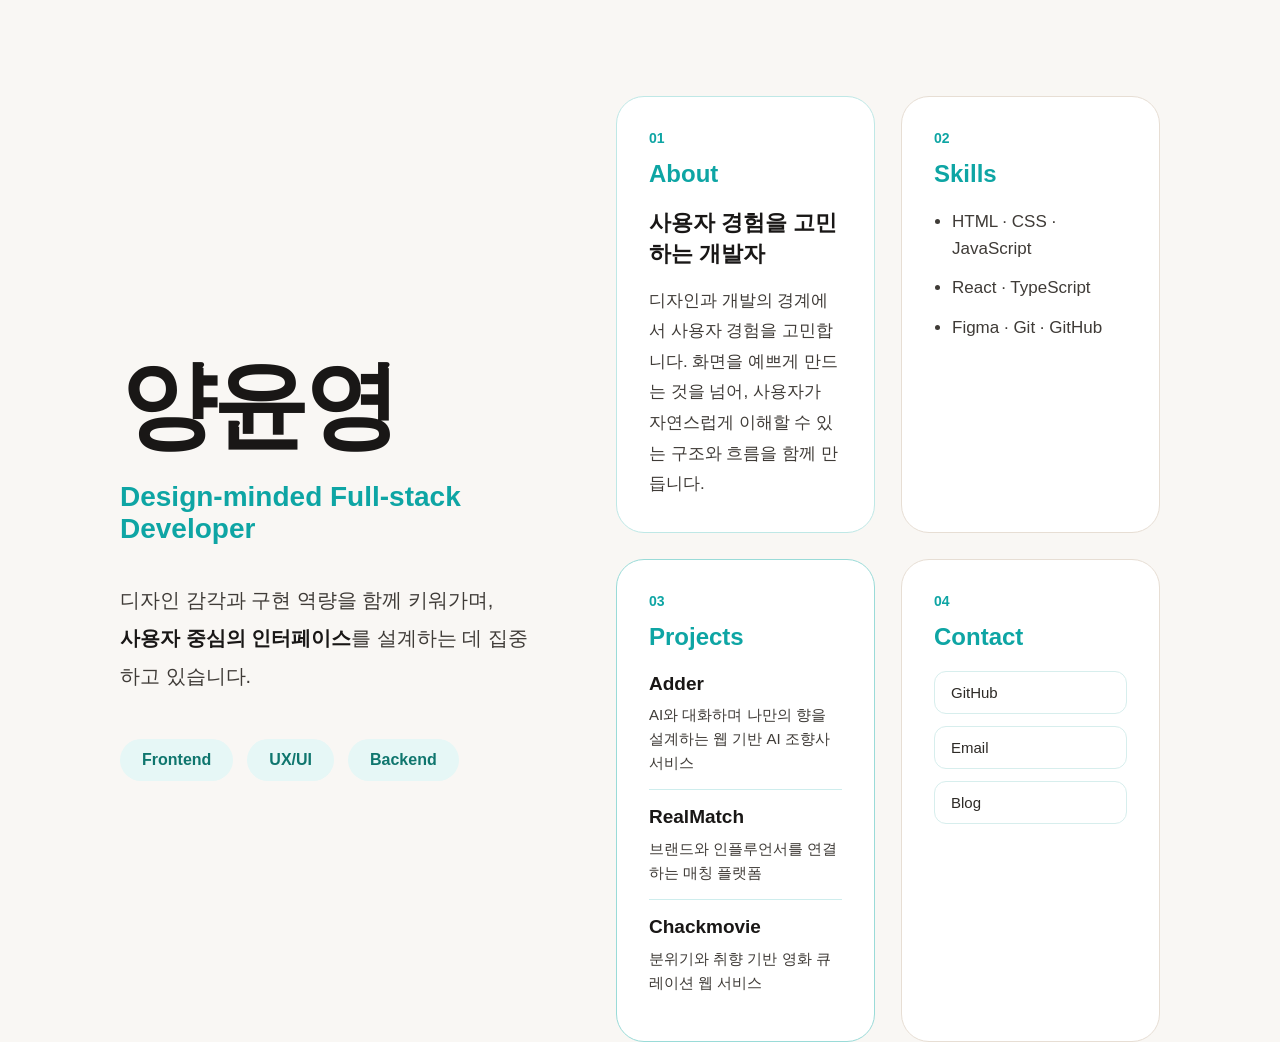
<file: index.html>
<!doctype html>
<html lang="ko">
  <head>
    <meta charset="UTF-8" />
    <meta name="viewport" content="width=device-width, initial-scale=1.0" />
    <title>양윤영 포트폴리오</title>
    <link rel="stylesheet" href="style.css" />
  </head>

  <body>
    <main>
      <section class="profile-page">
        <div class="profile-left">
          <h1>양윤영</h1>

          <p class="role">Design-minded Full-stack Developer</p>

          <p class="intro">
            디자인 감각과 구현 역량을 함께 키워가며,<br />
            <strong>사용자 중심의 인터페이스</strong>를 설계하는 데 집중하고
            있습니다.
          </p>

          <div class="keywords">
            <span>Frontend</span>
            <span>UX/UI</span>
            <span>Backend</span>
          </div>
        </div>

        <div class="profile-right">
          <article class="info-card about-card">
            <span class="number">01</span>
            <h2>About</h2>
            <h3>사용자 경험을 고민하는 개발자</h3>
            <p>
              디자인과 개발의 경계에서 사용자 경험을 고민합니다. 화면을 예쁘게
              만드는 것을 넘어, 사용자가 자연스럽게 이해할 수 있는 구조와 흐름을
              함께 만듭니다.
            </p>
          </article>

          <article class="info-card">
            <span class="number">02</span>
            <h2>Skills</h2>
            <ul>
              <li>HTML · CSS · JavaScript</li>
              <li>React · TypeScript</li>
              <li>Figma · Git · GitHub</li>
            </ul>
          </article>

          <article class="info-card project-card">
            <span class="number">03</span>
            <h2>Projects</h2>

            <div class="project-item">
              <h3>Adder</h3>
              <p>AI와 대화하며 나만의 향을 설계하는 웹 기반 AI 조향사 서비스</p>
            </div>

            <div class="project-item">
              <h3>RealMatch</h3>
              <p>브랜드와 인플루언서를 연결하는 매칭 플랫폼</p>
            </div>

            <div class="project-item">
              <h3>Chackmovie</h3>
              <p>분위기와 취향 기반 영화 큐레이션 웹 서비스</p>
            </div>
          </article>

          <article class="info-card">
            <span class="number">04</span>
            <h2>Contact</h2>

            <div class="contact-list">
              <a href="https://github.com/yoonyoungyang" target="_blank">
                GitHub
              </a>

              <a href="mailto:youngonly0118@gmail.com"> Email </a>

              <a href="https://zeee-devlog.tistory.com/" target="_blank">
                Blog
              </a>
            </div>
          </article>
        </div>
      </section>
    </main>
  </body>
</html>
</file>
<file: style.css>
/*  기본 세팅  */
body {
  margin: 0;
  font-family: "Pretendard", "Noto Sans KR", sans-serif;
  background: #f9f7f4;
  color: #2d2a26;
  overflow: hidden;
}

main {
  width: 100%;
  height: 100vh;
}

/*  전체 레이아웃  */
.profile-page {
  width: 100%;
  height: 100vh;
  padding: 96px 120px;
  box-sizing: border-box;

  display: grid;
  grid-template-columns: 0.9fr 1.2fr;
  gap: 88px;
}

/*  왼쪽 영역  */
.profile-left {
  display: flex;
  flex-direction: column;
  justify-content: center;
}

.eyebrow {
  margin: 0 0 24px;
  color: #0ea5a4;
  font-size: 20px;
  font-weight: 700;
}

h1 {
  margin: 0;
  font-size: 96px;
  line-height: 1;
  letter-spacing: -4px;
  color: #191716;
}

.role {
  margin: 28px 0 0;
  color: #0ea5a4;
  font-size: 28px;
  font-weight: 700;
}

.intro {
  margin: 36px 0 0;
  max-width: 560px;
  font-size: 20px;
  line-height: 1.9;
  color: #3f3b37;
}

.intro strong {
  color: #191716;
  font-weight: 700;
}

/*  키워드  */
.keywords {
  display: flex;
  gap: 14px;
  margin-top: 44px;
}

.keywords span {
  padding: 12px 22px;
  border-radius: 999px;
  background: #e6f7f6;
  color: #0f766e;
  font-size: 16px;
  font-weight: 700;
}

/*  오른쪽 카드 영역  */
.profile-right {
  display: grid;
  grid-template-columns: 1fr 1fr;
  gap: 26px;
  align-content: center;
}

.info-card {
  min-height: 260px;
  padding: 32px;
  box-sizing: border-box;

  border-radius: 28px;
  background: #ffffff;
  border: 1px solid #e7ded4;
}

/*  카드 공통  */
.number {
  display: inline-block;
  margin-bottom: 14px;
  color: #0ea5a4;
  font-size: 14px;
  font-weight: 800;
}

.info-card h2 {
  margin: 0 0 20px;
  color: #0ea5a4;
  font-size: 24px;
  font-weight: 800;
}

.info-card h3 {
  margin: 0 0 16px;
  color: #191716;
  font-size: 22px;
  line-height: 1.4;
}

.info-card p {
  margin: 0;
  color: #3f3b37;
  font-size: 17px;
  line-height: 1.8;
}

.info-card ul {
  margin: 0;
  padding-left: 18px;
}

.info-card li {
  margin-bottom: 12px;
  color: #3f3b37;
  font-size: 17px;
  line-height: 1.6;
}

/*  About 강조  */
.about-card {
  background: #ffffff;
  border: 1px solid #bfe8e6;
}

/*  Project 강조  */
.project-card {
  background: #ffffff;
  border: 1px solid #9adbd8;
}

.project-item {
  padding: 14px 0;
  border-top: 1px solid rgba(14, 165, 164, 0.2);
}

.project-item:first-of-type {
  border-top: none;
  padding-top: 0;
}

.project-item h3 {
  margin: 0 0 6px;
  font-size: 19px;
  color: #191716;
}

.project-item p {
  font-size: 15px;
  line-height: 1.6;
}

/*  Contact  */
.contact-list {
  display: flex;
  flex-direction: column;
  gap: 12px;
  margin-top: 10px;
}

.contact-list a {
  text-decoration: none;
  color: #2d2a26;

  padding: 12px 16px;
  border-radius: 12px;
  border: 1px solid #d7eeed;

  font-size: 15px;
  font-weight: 500;

  transition: all 0.2s ease;
}

.contact-list a:hover {
  background: #e6f7f6;
  color: #0ea5a4;
  border-color: #9adbd8;
}
</file>
